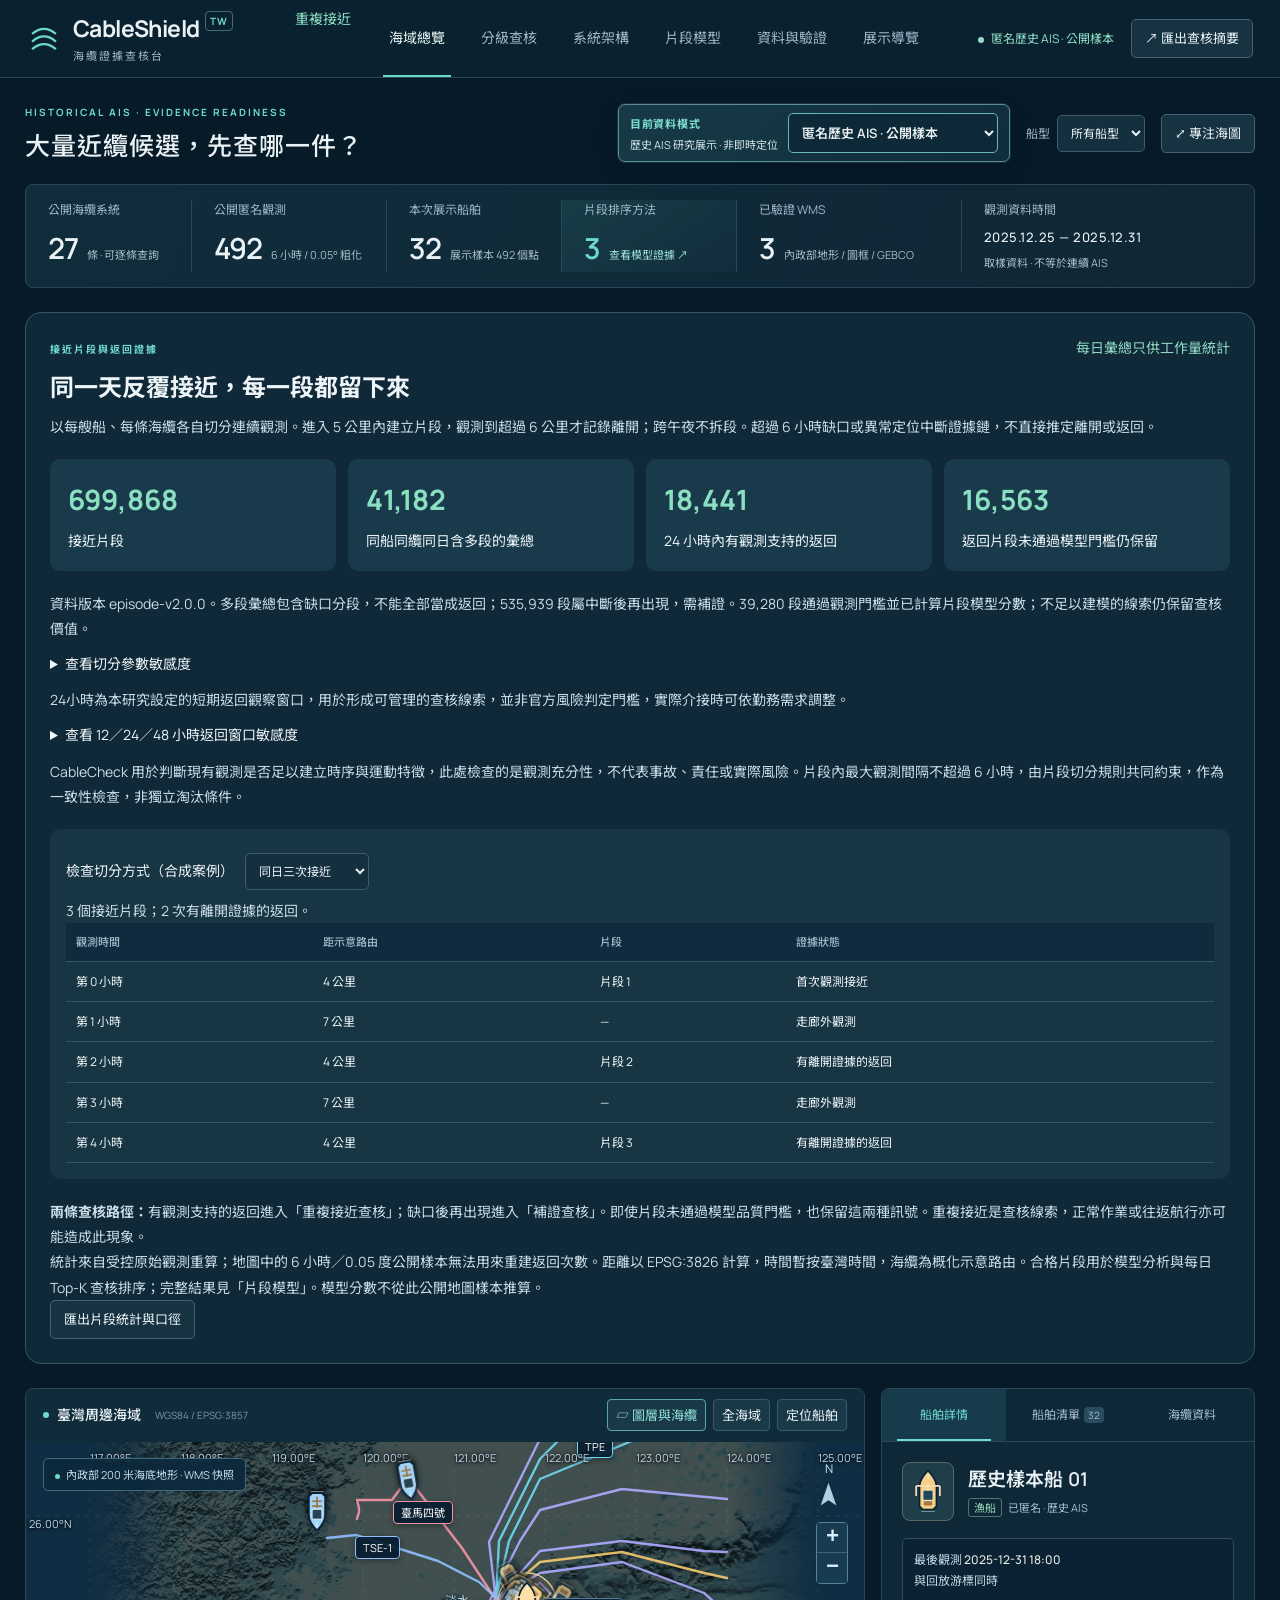
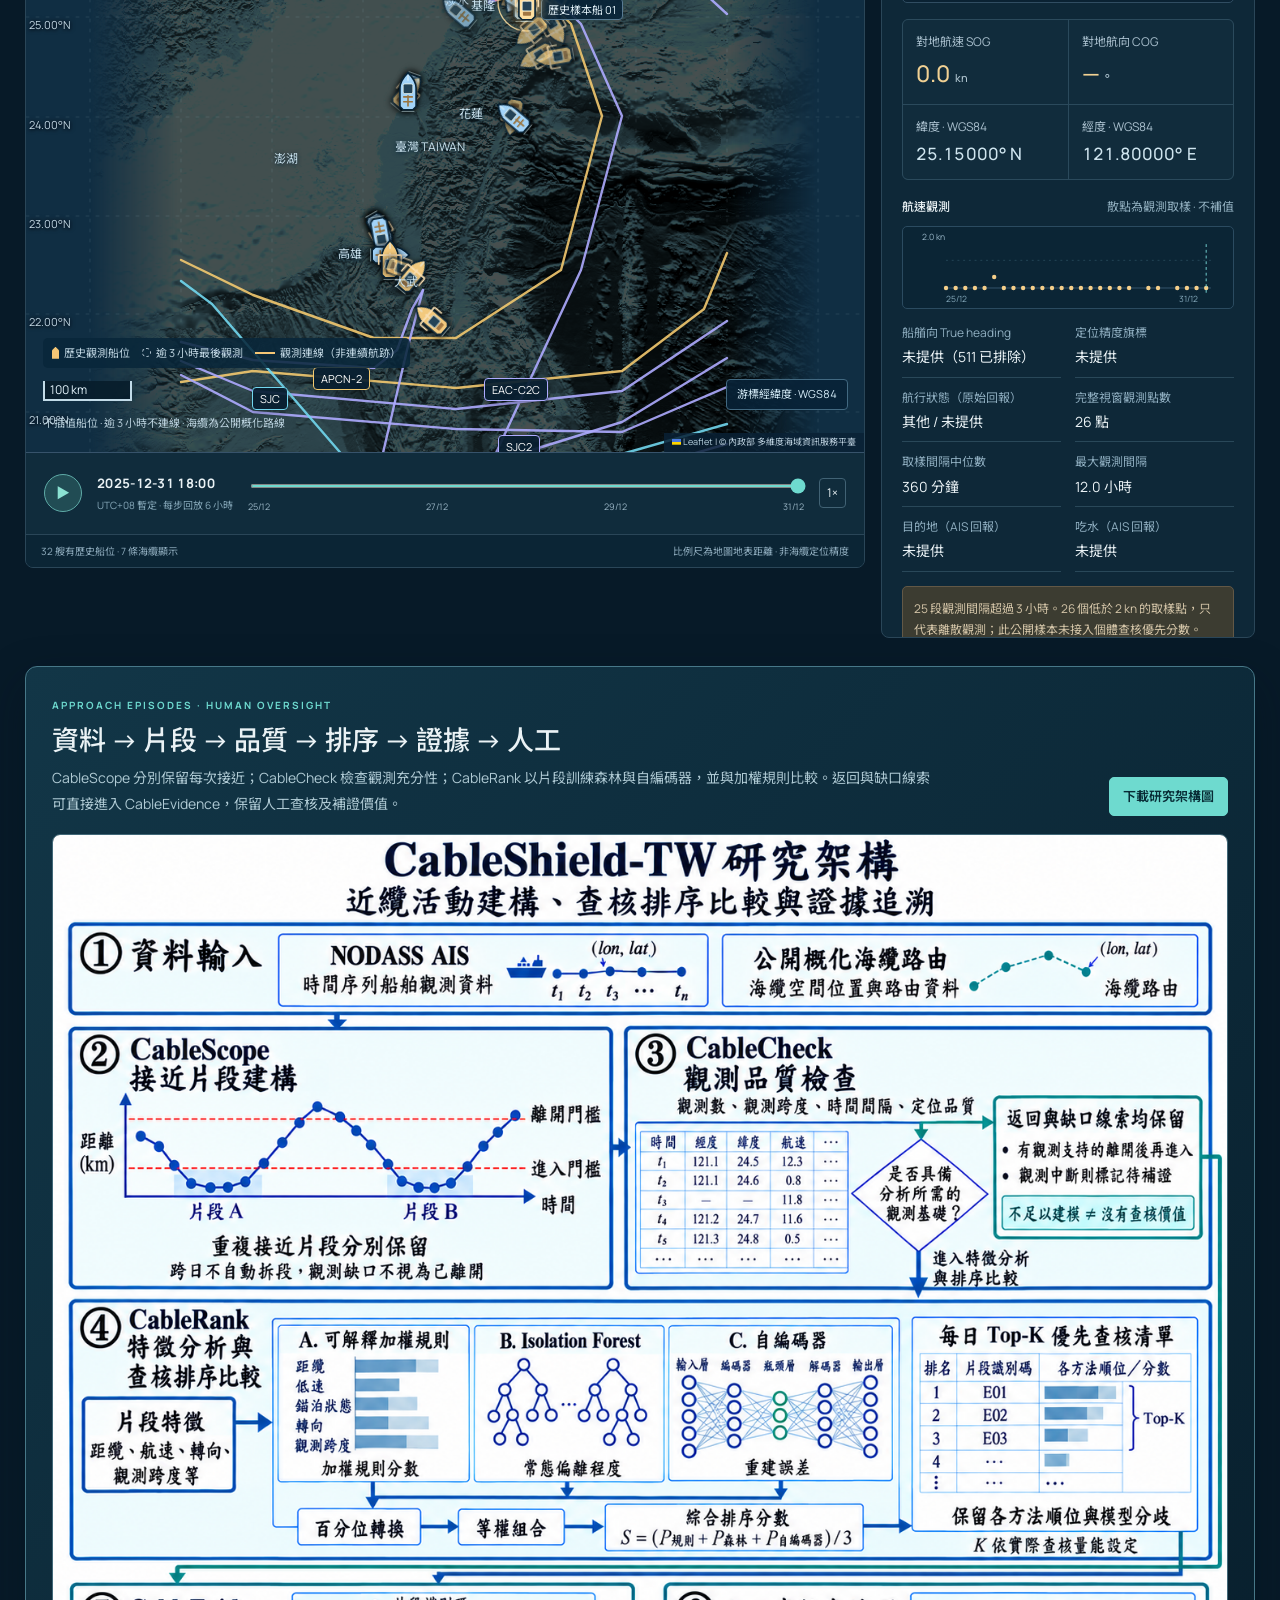
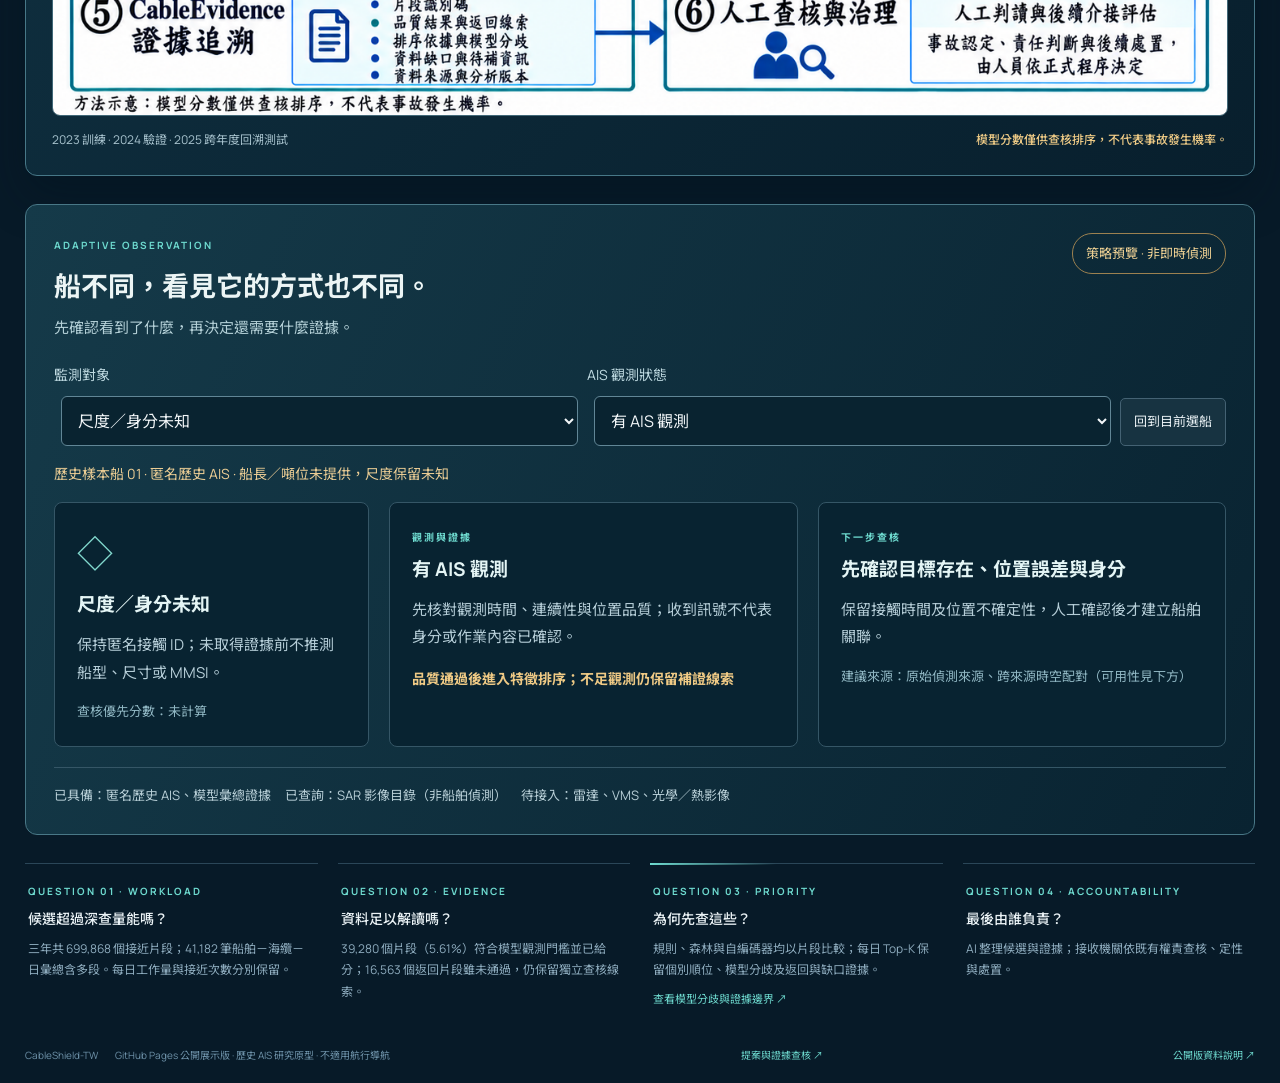
<file: index.html>
<!doctype html><html lang="zh-Hant"><head><meta charset="utf-8"><meta name="viewport" content="width=device-width,initial-scale=1"><meta name="theme-color" content="#091b29"><meta name="description" content="CableShield-TW 海纜周邊船舶事件可信查核與智慧治理系統公開展示版"><title>CableShield-TW｜海纜周邊船舶事件可信查核與智慧治理</title><link rel="stylesheet" href="./vendor/leaflet.css?v=0.7.2"><link rel="stylesheet" href="./style.css?v=2.0.0"><script src="./vendor/leaflet.js" defer></script><script src="./app.js?v=formal-20260926" type="module"></script><script type="module" src="./episodes-v2.js?v=formal-20260926"></script></head><body>
<a class="skip" href="#map">跳至海域地圖</a><header class="top"><a class="brand" href="./"><svg viewBox="0 0 40 40"><path d="M6 14Q20 2 34 14M6 23Q20 11 34 23M6 32Q20 20 34 32"/></svg><span>CableShield<sup>TW</sup><small>海纜證據查核台</small></span></a><nav><a class="episode-nav" href="#episodesV2">重複接近</a><button class="active" id="overviewNav">海域總覽</button><button id="monitorNav">分級查核</button><button id="architectureNav">系統架構</button><button id="modelNav">片段模型</button><button id="sourcesNav">資料與驗證</button><button id="guideNav">展示導覽</button></nav><div class="header-right"><span class="source-indicator" id="modeTag">歷史 AIS</span><button class="button" id="exportBtn">↗ 匯出查核摘要</button></div></header>
<main><section class="mission"><div><span class="eyebrow">HISTORICAL AIS · EVIDENCE READINESS</span><h1>大量近纜候選，先查哪一件？</h1></div><div class="mission-controls"><label class="mode-control"><span class="mode-label">目前資料模式</span><select id="mode" aria-describedby="modeInlineNote"><option value="history">匿名歷史 AIS · 公開樣本</option><option value="simulation">情境演練 · 合成契約展示</option></select><span class="mode-inline-note" id="modeInlineNote">歷史 AIS 研究展示 · 非即時定位</span></label><label>船型<select id="shipFilter"><option value="all">所有船型</option><option value="漁船">漁船</option><option value="貨船">貨船</option><option value="其他">其他船舶</option></select></label><button id="fullMap" class="button">⤢ 專注海圖</button></div></section>
<section class="stats"><article><span>公開海纜系統</span><b id="cableTotal">—</b><small>條 · 可逐條查詢</small></article><article><span id="recordsLabel">區域有效觀測</span><b id="pointTotal">—</b><small id="pointScope">7 日資料視窗</small></article><article><span>本次展示船舶</span><b id="shipTotal">—</b><small id="shipScope">依重複觀測數取樣</small></article><article class="model-stat"><span>片段排序方法</span><b>3</b><small><button id="modelEvidenceBtn">查看模型證據 ↗</button></small></article><article><span>已驗證 WMS</span><b>3</b><small>內政部地形 / 圖框 / GEBCO</small></article><article class="data-window"><span>觀測資料時間</span><strong id="dataWindow">正在核對來源…</strong><small id="windowNote">與 2026 海纜快照分開標示</small></article></section>
<section id="episodesV2" class="episodes-v2" aria-label="重複接近片段查核"></section><section class="workspace"><div class="map-column"><div class="map-top"><div><span class="status-dot"></span><strong>臺灣周邊海域</strong><span class="map-subtitle">WGS84 / EPSG:3857</span></div><div class="map-tabs"><button id="layersBtn" aria-expanded="false">▱ 圖層與海纜</button><button id="homeMap">全海域</button><button id="followBtn">定位船舶</button></div></div><div class="map-shell"><div id="map" role="region" aria-label="可縮放的臺灣海纜與 AIS 地圖" tabindex="0"></div><div class="map-badge" id="baseBadge"><i></i>內政部 200 米海底地形 · WMS 快照</div><div class="map-north">N<svg viewBox="0 0 24 32"><path d="M12 2L21 28L12 22L3 28Z"/></svg></div><div class="map-coordinates" id="coordinates">游標經緯度 · WGS84</div><div class="map-legend"><span><i class="legend-ship"></i>歷史觀測船位</span><span><i class="legend-old"></i>逾 3 小時最後觀測</span><span><i class="legend-track"></i>觀測連線（非連續航跡）</span></div><div class="map-notice" id="mapNotice">不插值船位 · 缺訊不連線 · 海纜為公開概化路線</div>
<aside id="layerPanel" class="layer-panel" hidden><div class="drawer-head"><h2>圖層控制</h2><button id="closeLayers" aria-label="關閉圖層">×</button></div><div class="layer-scroll"><h3>海洋底圖</h3><label class="layer-option"><input type="radio" name="basemap" value="moi" checked><span>內政部 200 米海底地形<small>已驗證 WMS · 2026.09.10 擷取</small></span></label><label class="layer-option"><input type="radio" name="basemap" value="gebco"><span>GEBCO 全球海底地形<small>已驗證 WMS · 獨立來源</small></span></label><label class="layer-option"><input type="radio" name="basemap" value="none"><span>純海圖背景<small>便於辨認船舶與纜線</small></span></label><label class="layer-option"><input id="originalColor" type="checkbox"><span>顯示底圖原色</span></label><label class="layer-option"><input id="liveWms" type="checkbox"><span>直接請求 WMS<small id="wmsState">預設使用已驗證快照，離線也可展示</small></span></label><label class="layer-option"><input id="encFrame" type="checkbox"><span>ENC 電子航行圖框<small>公開 WMS，圖框不等於完整海圖</small></span></label><h3>船舶與座標</h3><label class="layer-option"><input id="shipsLayer" type="checkbox" checked><span>船舶圖示</span></label><label class="layer-option"><input id="tracksLayer" type="checkbox" checked><span>所選船舶觀測連線</span></label><label class="layer-option"><input id="fixesLayer" type="checkbox" checked><span>所選船舶原始觀測點</span></label><label class="layer-option"><input id="gridLayer" type="checkbox" checked><span>經緯網與座標標籤</span></label><label class="layer-option"><input id="labelsLayer" type="checkbox" checked><span>海纜名稱</span></label><h3>海纜系統 <small id="visibleCableCount"></small></h3><div class="layer-actions"><button id="showAllCables">全部顯示</button><button id="hideAllCables">全部隱藏</button></div><input id="cableSearch" placeholder="搜尋海纜名稱…" aria-label="搜尋海纜名稱"><div id="cableLayers"></div><p class="source-foot">TeleGeography / Gigawatt Map · CC BY-NC-SA 3.0。系統名稱為真實資料，路由為公開概化示意；不作實際船纜測距。</p></div></aside></div>
<div class="time-bar"><button id="play" class="play" aria-label="播放歷史觀測">▶</button><div class="play-time"><strong id="cursorTime">—</strong><small id="cursorMeta">資料時區暫按 UTC+08，待確認</small></div><div class="slider-area"><input id="timeSlider" type="range" min="0" max="100" value="100" aria-label="歷史觀測時間游標"><div id="timeTicks"></div></div><button id="speed" class="speed">1×</button></div><div class="map-footer"><span id="mapStatus">正在載入已核對圖層</span><span>比例尺為地圖地表距離 · 非海纜定位精度</span></div></div>
<aside class="inspector"><div class="inspector-tabs"><button class="active" data-tab="detail">船舶詳情</button><button data-tab="fleet">船舶清單 <span id="fleetCount">32</span></button><button data-tab="cable">海纜資料</button></div><div class="inspector-content" id="inspectorContent"><p class="empty">正在載入觀測…</p></div></aside></section>
<section class="architecture" id="systemArchitecture" aria-labelledby="architectureTitle"><div class="architecture-head"><div><span class="eyebrow">APPROACH EPISODES · HUMAN OVERSIGHT</span><h2 id="architectureTitle">資料 → 片段 → 品質 → 排序 → 證據 → 人工</h2><p>CableScope 分別保留每次接近；CableCheck 檢查觀測充分性；CableRank 以片段訓練森林與自編碼器，並與加權規則比較。返回與缺口線索可直接進入 CableEvidence，保留人工查核及補證價值。</p></div><div class="architecture-actions"><a class="button primary" href="./assets/cableshield_research_architecture.png" download>下載研究架構圖</a></div></div><a class="architecture-figure" href="./assets/cableshield_research_architecture.png" target="_blank" rel="noopener" aria-label="另頁開啟研究架構圖"><img src="./assets/cableshield_research_architecture.png" alt="資料輸入、接近片段建構、觀測品質檢查、三方法查核排序、證據追溯與人工治理；返回與缺口另接證據追溯" loading="lazy"></a><div class="architecture-legend"><span>2023 訓練 · 2024 驗證 · 2025 跨年度回溯測試</span><strong>模型分數僅供查核排序，不代表事故發生機率。</strong></div></section>
<section class="evidence-strip"><article><span class="eyebrow">QUESTION 01 · WORKLOAD</span><h2>候選超過深查量能嗎？</h2><p>三年共 699,868 個接近片段；41,182 筆船舶－海纜－日彙總含多段。每日工作量與接近次數分別保留。</p></article><article><span class="eyebrow">QUESTION 02 · EVIDENCE</span><h2>資料足以解讀嗎？</h2><p>39,280 個片段（5.61%）符合模型觀測門檻並已給分；16,563 個返回片段雖未通過，仍保留獨立查核線索。</p></article><article class="model-evidence-card"><span class="eyebrow">QUESTION 03 · PRIORITY</span><h2>為何先查這些？</h2><p>規則、森林與自編碼器均以片段比較；每日 Top-K 保留個別順位、模型分歧及返回與缺口證據。</p><button id="modelEvidenceStrip">查看模型分歧與證據邊界 ↗</button></article><article><span class="eyebrow">QUESTION 04 · ACCOUNTABILITY</span><h2>最後由誰負責？</h2><p>AI 整理候選與證據；接收機關依既有權責查核、定性與處置。</p></article></section><footer>CableShield-TW <span>GitHub Pages 公開展示版 · 歷史 AIS 研究原型 · 不適用航行導航</span><a href="./PROPOSAL.md">提案與證據查核 ↗</a><a href="./README.md">公開版資料說明 ↗</a></footer></main>
<dialog id="dialog" aria-label="資料詳情"><div id="dialogContent"></div></dialog><div id="toast" role="status" aria-live="polite"></div></body></html>
</file>
<file: vendor/leaflet.css>
/* required styles */

.leaflet-pane,
.leaflet-tile,
.leaflet-marker-icon,
.leaflet-marker-shadow,
.leaflet-tile-container,
.leaflet-pane > svg,
.leaflet-pane > canvas,
.leaflet-zoom-box,
.leaflet-image-layer,
.leaflet-layer {
	position: absolute;
	left: 0;
	top: 0;
	}
.leaflet-container {
	overflow: hidden;
	}
.leaflet-tile,
.leaflet-marker-icon,
.leaflet-marker-shadow {
	-webkit-user-select: none;
	   -moz-user-select: none;
	        user-select: none;
	  -webkit-user-drag: none;
	}
/* Prevents IE11 from highlighting tiles in blue */
.leaflet-tile::selection {
	background: transparent;
}
/* Safari renders non-retina tile on retina better with this, but Chrome is worse */
.leaflet-safari .leaflet-tile {
	image-rendering: -webkit-optimize-contrast;
	}
/* hack that prevents hw layers "stretching" when loading new tiles */
.leaflet-safari .leaflet-tile-container {
	width: 1600px;
	height: 1600px;
	-webkit-transform-origin: 0 0;
	}
.leaflet-marker-icon,
.leaflet-marker-shadow {
	display: block;
	}
/* .leaflet-container svg: reset svg max-width decleration shipped in Joomla! (joomla.org) 3.x */
/* .leaflet-container img: map is broken in FF if you have max-width: 100% on tiles */
.leaflet-container .leaflet-overlay-pane svg {
	max-width: none !important;
	max-height: none !important;
	}
.leaflet-container .leaflet-marker-pane img,
.leaflet-container .leaflet-shadow-pane img,
.leaflet-container .leaflet-tile-pane img,
.leaflet-container img.leaflet-image-layer,
.leaflet-container .leaflet-tile {
	max-width: none !important;
	max-height: none !important;
	width: auto;
	padding: 0;
	}

.leaflet-container img.leaflet-tile {
	/* See: https://bugs.chromium.org/p/chromium/issues/detail?id=600120 */
	mix-blend-mode: plus-lighter;
}

.leaflet-container.leaflet-touch-zoom {
	-ms-touch-action: pan-x pan-y;
	touch-action: pan-x pan-y;
	}
.leaflet-container.leaflet-touch-drag {
	-ms-touch-action: pinch-zoom;
	/* Fallback for FF which doesn't support pinch-zoom */
	touch-action: none;
	touch-action: pinch-zoom;
}
.leaflet-container.leaflet-touch-drag.leaflet-touch-zoom {
	-ms-touch-action: none;
	touch-action: none;
}
.leaflet-container {
	-webkit-tap-highlight-color: transparent;
}
.leaflet-container a {
	-webkit-tap-highlight-color: rgba(51, 181, 229, 0.4);
}
.leaflet-tile {
	filter: inherit;
	visibility: hidden;
	}
.leaflet-tile-loaded {
	visibility: inherit;
	}
.leaflet-zoom-box {
	width: 0;
	height: 0;
	-moz-box-sizing: border-box;
	     box-sizing: border-box;
	z-index: 800;
	}
/* workaround for https://bugzilla.mozilla.org/show_bug.cgi?id=888319 */
.leaflet-overlay-pane svg {
	-moz-user-select: none;
	}

.leaflet-pane         { z-index: 400; }

.leaflet-tile-pane    { z-index: 200; }
.leaflet-overlay-pane { z-index: 400; }
.leaflet-shadow-pane  { z-index: 500; }
.leaflet-marker-pane  { z-index: 600; }
.leaflet-tooltip-pane   { z-index: 650; }
.leaflet-popup-pane   { z-index: 700; }

.leaflet-map-pane canvas { z-index: 100; }
.leaflet-map-pane svg    { z-index: 200; }

.leaflet-vml-shape {
	width: 1px;
	height: 1px;
	}
.lvml {
	behavior: url(#default#VML);
	display: inline-block;
	position: absolute;
	}


/* control positioning */

.leaflet-control {
	position: relative;
	z-index: 800;
	pointer-events: visiblePainted; /* IE 9-10 doesn't have auto */
	pointer-events: auto;
	}
.leaflet-top,
.leaflet-bottom {
	position: absolute;
	z-index: 1000;
	pointer-events: none;
	}
.leaflet-top {
	top: 0;
	}
.leaflet-right {
	right: 0;
	}
.leaflet-bottom {
	bottom: 0;
	}
.leaflet-left {
	left: 0;
	}
.leaflet-control {
	float: left;
	clear: both;
	}
.leaflet-right .leaflet-control {
	float: right;
	}
.leaflet-top .leaflet-control {
	margin-top: 10px;
	}
.leaflet-bottom .leaflet-control {
	margin-bottom: 10px;
	}
.leaflet-left .leaflet-control {
	margin-left: 10px;
	}
.leaflet-right .leaflet-control {
	margin-right: 10px;
	}


/* zoom and fade animations */

.leaflet-fade-anim .leaflet-popup {
	opacity: 0;
	-webkit-transition: opacity 0.2s linear;
	   -moz-transition: opacity 0.2s linear;
	        transition: opacity 0.2s linear;
	}
.leaflet-fade-anim .leaflet-map-pane .leaflet-popup {
	opacity: 1;
	}
.leaflet-zoom-animated {
	-webkit-transform-origin: 0 0;
	    -ms-transform-origin: 0 0;
	        transform-origin: 0 0;
	}
svg.leaflet-zoom-animated {
	will-change: transform;
}

.leaflet-zoom-anim .leaflet-zoom-animated {
	-webkit-transition: -webkit-transform 0.25s cubic-bezier(0,0,0.25,1);
	   -moz-transition:    -moz-transform 0.25s cubic-bezier(0,0,0.25,1);
	        transition:         transform 0.25s cubic-bezier(0,0,0.25,1);
	}
.leaflet-zoom-anim .leaflet-tile,
.leaflet-pan-anim .leaflet-tile {
	-webkit-transition: none;
	   -moz-transition: none;
	        transition: none;
	}

.leaflet-zoom-anim .leaflet-zoom-hide {
	visibility: hidden;
	}


/* cursors */

.leaflet-interactive {
	cursor: pointer;
	}
.leaflet-grab {
	cursor: -webkit-grab;
	cursor:    -moz-grab;
	cursor:         grab;
	}
.leaflet-crosshair,
.leaflet-crosshair .leaflet-interactive {
	cursor: crosshair;
	}
.leaflet-popup-pane,
.leaflet-control {
	cursor: auto;
	}
.leaflet-dragging .leaflet-grab,
.leaflet-dragging .leaflet-grab .leaflet-interactive,
.leaflet-dragging .leaflet-marker-draggable {
	cursor: move;
	cursor: -webkit-grabbing;
	cursor:    -moz-grabbing;
	cursor:         grabbing;
	}

/* marker & overlays interactivity */
.leaflet-marker-icon,
.leaflet-marker-shadow,
.leaflet-image-layer,
.leaflet-pane > svg path,
.leaflet-tile-container {
	pointer-events: none;
	}

.leaflet-marker-icon.leaflet-interactive,
.leaflet-image-layer.leaflet-interactive,
.leaflet-pane > svg path.leaflet-interactive,
svg.leaflet-image-layer.leaflet-interactive path {
	pointer-events: visiblePainted; /* IE 9-10 doesn't have auto */
	pointer-events: auto;
	}

/* visual tweaks */

.leaflet-container {
	background: #ddd;
	outline-offset: 1px;
	}
.leaflet-container a {
	color: #0078A8;
	}
.leaflet-zoom-box {
	border: 2px dotted #38f;
	background: rgba(255,255,255,0.5);
	}


/* general typography */
.leaflet-container {
	font-family: "Helvetica Neue", Arial, Helvetica, sans-serif;
	font-size: 12px;
	font-size: 0.75rem;
	line-height: 1.5;
	}


/* general toolbar styles */

.leaflet-bar {
	box-shadow: 0 1px 5px rgba(0,0,0,0.65);
	border-radius: 4px;
	}
.leaflet-bar a {
	background-color: #fff;
	border-bottom: 1px solid #ccc;
	width: 26px;
	height: 26px;
	line-height: 26px;
	display: block;
	text-align: center;
	text-decoration: none;
	color: black;
	}
.leaflet-bar a,
.leaflet-control-layers-toggle {
	background-position: 50% 50%;
	background-repeat: no-repeat;
	display: block;
	}
.leaflet-bar a:hover,
.leaflet-bar a:focus {
	background-color: #f4f4f4;
	}
.leaflet-bar a:first-child {
	border-top-left-radius: 4px;
	border-top-right-radius: 4px;
	}
.leaflet-bar a:last-child {
	border-bottom-left-radius: 4px;
	border-bottom-right-radius: 4px;
	border-bottom: none;
	}
.leaflet-bar a.leaflet-disabled {
	cursor: default;
	background-color: #f4f4f4;
	color: #bbb;
	}

.leaflet-touch .leaflet-bar a {
	width: 30px;
	height: 30px;
	line-height: 30px;
	}
.leaflet-touch .leaflet-bar a:first-child {
	border-top-left-radius: 2px;
	border-top-right-radius: 2px;
	}
.leaflet-touch .leaflet-bar a:last-child {
	border-bottom-left-radius: 2px;
	border-bottom-right-radius: 2px;
	}

/* zoom control */

.leaflet-control-zoom-in,
.leaflet-control-zoom-out {
	font: bold 18px 'Lucida Console', Monaco, monospace;
	text-indent: 1px;
	}

.leaflet-touch .leaflet-control-zoom-in, .leaflet-touch .leaflet-control-zoom-out  {
	font-size: 22px;
	}


/* layers control */

.leaflet-control-layers {
	box-shadow: 0 1px 5px rgba(0,0,0,0.4);
	background: #fff;
	border-radius: 5px;
	}
.leaflet-control-layers-toggle {
	background-image: url(images/layers.png);
	width: 36px;
	height: 36px;
	}
.leaflet-retina .leaflet-control-layers-toggle {
	background-image: url(images/layers-2x.png);
	background-size: 26px 26px;
	}
.leaflet-touch .leaflet-control-layers-toggle {
	width: 44px;
	height: 44px;
	}
.leaflet-control-layers .leaflet-control-layers-list,
.leaflet-control-layers-expanded .leaflet-control-layers-toggle {
	display: none;
	}
.leaflet-control-layers-expanded .leaflet-control-layers-list {
	display: block;
	position: relative;
	}
.leaflet-control-layers-expanded {
	padding: 6px 10px 6px 6px;
	color: #333;
	background: #fff;
	}
.leaflet-control-layers-scrollbar {
	overflow-y: scroll;
	overflow-x: hidden;
	padding-right: 5px;
	}
.leaflet-control-layers-selector {
	margin-top: 2px;
	position: relative;
	top: 1px;
	}
.leaflet-control-layers label {
	display: block;
	font-size: 13px;
	font-size: 1.08333em;
	}
.leaflet-control-layers-separator {
	height: 0;
	border-top: 1px solid #ddd;
	margin: 5px -10px 5px -6px;
	}

/* Default icon URLs */
.leaflet-default-icon-path { /* used only in path-guessing heuristic, see L.Icon.Default */
	background-image: url(images/marker-icon.png);
	}


/* attribution and scale controls */

.leaflet-container .leaflet-control-attribution {
	background: #fff;
	background: rgba(255, 255, 255, 0.8);
	margin: 0;
	}
.leaflet-control-attribution,
.leaflet-control-scale-line {
	padding: 0 5px;
	color: #333;
	line-height: 1.4;
	}
.leaflet-control-attribution a {
	text-decoration: none;
	}
.leaflet-control-attribution a:hover,
.leaflet-control-attribution a:focus {
	text-decoration: underline;
	}
.leaflet-attribution-flag {
	display: inline !important;
	vertical-align: baseline !important;
	width: 1em;
	height: 0.6669em;
	}
.leaflet-left .leaflet-control-scale {
	margin-left: 5px;
	}
.leaflet-bottom .leaflet-control-scale {
	margin-bottom: 5px;
	}
.leaflet-control-scale-line {
	border: 2px solid #777;
	border-top: none;
	line-height: 1.1;
	padding: 2px 5px 1px;
	white-space: nowrap;
	-moz-box-sizing: border-box;
	     box-sizing: border-box;
	background: rgba(255, 255, 255, 0.8);
	text-shadow: 1px 1px #fff;
	}
.leaflet-control-scale-line:not(:first-child) {
	border-top: 2px solid #777;
	border-bottom: none;
	margin-top: -2px;
	}
.leaflet-control-scale-line:not(:first-child):not(:last-child) {
	border-bottom: 2px solid #777;
	}

.leaflet-touch .leaflet-control-attribution,
.leaflet-touch .leaflet-control-layers,
.leaflet-touch .leaflet-bar {
	box-shadow: none;
	}
.leaflet-touch .leaflet-control-layers,
.leaflet-touch .leaflet-bar {
	border: 2px solid rgba(0,0,0,0.2);
	background-clip: padding-box;
	}


/* popup */

.leaflet-popup {
	position: absolute;
	text-align: center;
	margin-bottom: 20px;
	}
.leaflet-popup-content-wrapper {
	padding: 1px;
	text-align: left;
	border-radius: 12px;
	}
.leaflet-popup-content {
	margin: 13px 24px 13px 20px;
	line-height: 1.3;
	font-size: 13px;
	font-size: 1.08333em;
	min-height: 1px;
	}
.leaflet-popup-content p {
	margin: 17px 0;
	margin: 1.3em 0;
	}
.leaflet-popup-tip-container {
	width: 40px;
	height: 20px;
	position: absolute;
	left: 50%;
	margin-top: -1px;
	margin-left: -20px;
	overflow: hidden;
	pointer-events: none;
	}
.leaflet-popup-tip {
	width: 17px;
	height: 17px;
	padding: 1px;

	margin: -10px auto 0;
	pointer-events: auto;

	-webkit-transform: rotate(45deg);
	   -moz-transform: rotate(45deg);
	    -ms-transform: rotate(45deg);
	        transform: rotate(45deg);
	}
.leaflet-popup-content-wrapper,
.leaflet-popup-tip {
	background: white;
	color: #333;
	box-shadow: 0 3px 14px rgba(0,0,0,0.4);
	}
.leaflet-container a.leaflet-popup-close-button {
	position: absolute;
	top: 0;
	right: 0;
	border: none;
	text-align: center;
	width: 24px;
	height: 24px;
	font: 16px/24px Tahoma, Verdana, sans-serif;
	color: #757575;
	text-decoration: none;
	background: transparent;
	}
.leaflet-container a.leaflet-popup-close-button:hover,
.leaflet-container a.leaflet-popup-close-button:focus {
	color: #585858;
	}
.leaflet-popup-scrolled {
	overflow: auto;
	}

.leaflet-oldie .leaflet-popup-content-wrapper {
	-ms-zoom: 1;
	}
.leaflet-oldie .leaflet-popup-tip {
	width: 24px;
	margin: 0 auto;

	-ms-filter: "progid:DXImageTransform.Microsoft.Matrix(M11=0.70710678, M12=0.70710678, M21=-0.70710678, M22=0.70710678)";
	filter: progid:DXImageTransform.Microsoft.Matrix(M11=0.70710678, M12=0.70710678, M21=-0.70710678, M22=0.70710678);
	}

.leaflet-oldie .leaflet-control-zoom,
.leaflet-oldie .leaflet-control-layers,
.leaflet-oldie .leaflet-popup-content-wrapper,
.leaflet-oldie .leaflet-popup-tip {
	border: 1px solid #999;
	}


/* div icon */

.leaflet-div-icon {
	background: #fff;
	border: 1px solid #666;
	}


/* Tooltip */
/* Base styles for the element that has a tooltip */
.leaflet-tooltip {
	position: absolute;
	padding: 6px;
	background-color: #fff;
	border: 1px solid #fff;
	border-radius: 3px;
	color: #222;
	white-space: nowrap;
	-webkit-user-select: none;
	-moz-user-select: none;
	-ms-user-select: none;
	user-select: none;
	pointer-events: none;
	box-shadow: 0 1px 3px rgba(0,0,0,0.4);
	}
.leaflet-tooltip.leaflet-interactive {
	cursor: pointer;
	pointer-events: auto;
	}
.leaflet-tooltip-top:before,
.leaflet-tooltip-bottom:before,
.leaflet-tooltip-left:before,
.leaflet-tooltip-right:before {
	position: absolute;
	pointer-events: none;
	border: 6px solid transparent;
	background: transparent;
	content: "";
	}

/* Directions */

.leaflet-tooltip-bottom {
	margin-top: 6px;
}
.leaflet-tooltip-top {
	margin-top: -6px;
}
.leaflet-tooltip-bottom:before,
.leaflet-tooltip-top:before {
	left: 50%;
	margin-left: -6px;
	}
.leaflet-tooltip-top:before {
	bottom: 0;
	margin-bottom: -12px;
	border-top-color: #fff;
	}
.leaflet-tooltip-bottom:before {
	top: 0;
	margin-top: -12px;
	margin-left: -6px;
	border-bottom-color: #fff;
	}
.leaflet-tooltip-left {
	margin-left: -6px;
}
.leaflet-tooltip-right {
	margin-left: 6px;
}
.leaflet-tooltip-left:before,
.leaflet-tooltip-right:before {
	top: 50%;
	margin-top: -6px;
	}
.leaflet-tooltip-left:before {
	right: 0;
	margin-right: -12px;
	border-left-color: #fff;
	}
.leaflet-tooltip-right:before {
	left: 0;
	margin-left: -12px;
	border-right-color: #fff;
	}

/* Printing */

@media print {
	/* Prevent printers from removing background-images of controls. */
	.leaflet-control {
		-webkit-print-color-adjust: exact;
		print-color-adjust: exact;
		}
	}
</file>
<file: style.css>
@import url('https://fonts.googleapis.com/css2?family=Manrope:wght@400;500;600;700;800&family=Noto+Sans+TC:wght@400;500;600;700&display=swap');
:root{--bg:#071a28;--panel:#102a39;--line:#2a4658;--text:#eaf2f5;--sub:#a0b7c7;--cyan:#6edacf;--gold:#f5c675;--blue:#8fc3ff;--font:'Manrope','Noto Sans TC','Microsoft JhengHei',sans-serif}*{box-sizing:border-box}body{margin:0;background:var(--bg);color:var(--text);font:14px/1.6 var(--font)}button,input,select,textarea{font:inherit}button{cursor:pointer;color:inherit;background:none;border:0}button:hover{filter:brightness(1.2)}button:disabled{opacity:.4;cursor:not-allowed}button:focus-visible,a:focus-visible,input:focus-visible,select:focus-visible{outline:2px solid var(--cyan);outline-offset:3px}h1,h2,h3,p{margin:0}a{color:var(--cyan);text-decoration:none}[hidden]{display:none!important}.skip{position:absolute;top:-80px;padding:12px;z-index:5000;background:var(--panel)}.skip:focus{top:0}.top{height:78px;padding:0 27px;display:flex;align-items:center;justify-content:space-between;border-bottom:1px solid var(--line);background:#0a2130;gap:24px}.brand{display:flex;align-items:center;gap:12px;color:var(--text);font-size:23px;font-weight:700;line-height:1.2;letter-spacing:-.6px;white-space:nowrap}.brand>svg{width:34px;stroke:var(--cyan);stroke-width:2.6;fill:none}.brand sup{font-size:10px;letter-spacing:1px;color:var(--cyan);border:1px solid #456b75;padding:2px 4px;border-radius:4px;margin-left:6px;vertical-align:top}.brand small{display:block;font-size:11px;font-weight:400;letter-spacing:2px;color:var(--sub);margin-top:6px}.top nav{display:flex;gap:24px;align-self:stretch}.top nav button{font-size:14px;color:var(--sub);position:relative}.top nav button.active{color:#eaf7f6}.top nav button.active:after{content:'';position:absolute;bottom:0;left:0;right:0;height:2px;background:var(--cyan)}.header-right{display:flex;gap:17px;align-items:center}.source-indicator{font-size:12px;color:#93e2c7;white-space:nowrap}.source-indicator:before{content:'';display:inline-block;width:6px;height:6px;background:currentColor;border-radius:50%;margin-right:7px}.button{padding:8px 13px;border:1px solid #446273;border-radius:5px;font-size:12px;background:#173341;white-space:nowrap}.button.primary{background:var(--cyan);color:#082c36;border-color:var(--cyan);font-weight:600}.mission{display:flex;justify-content:space-between;gap:12px;align-items:center;margin:22px 0 18px}.eyebrow{font-size:10px;letter-spacing:2px;font-weight:700;color:var(--cyan)}h1{font-size:25px;letter-spacing:1px;font-weight:500;margin-top:4px}.mission-controls{display:flex;align-items:center;gap:16px}.mission-controls label{font-size:12px;color:var(--sub)}select{padding:8px 9px;margin-left:7px;border:1px solid #3c5b6c;border-radius:5px;background:#142f3e;color:var(--text);font-size:12px}main{padding:0 25px;max-width:1920px;margin:auto}.stats{display:grid;grid-template-columns:1fr 1fr 1fr 1.12fr 1.5fr;border:1px solid var(--line);border-radius:8px;background:linear-gradient(110deg,#102d3b,#102635);padding:15px 0;margin-bottom:18px}.stats article{padding:0 22px;border-right:1px solid var(--line);display:grid;grid-template-columns:auto 1fr;column-gap:9px;align-items:baseline}.stats article:last-child{border:0}.stats article>span{font-size:12px;color:var(--sub);grid-column:1/-1}.stats b{font-size:29px;font-weight:600;letter-spacing:-1px;margin-top:5px}.stats small{font-size:11px;color:#a7bdc9}.stats .data-window{display:flex;flex-direction:column;gap:7px}.data-window strong{font-size:13px;font-weight:500;letter-spacing:.5px}.workspace{display:grid;grid-template-columns:minmax(0,1fr) 374px;gap:16px;align-items:stretch}.map-column,.inspector{border:1px solid var(--line);border-radius:8px;overflow:hidden;background:#0e2838}.map-column{display:flex;flex-direction:column}.map-top{height:53px;flex-shrink:0;padding:0 17px;display:flex;align-items:center;justify-content:space-between;gap:10px;background:#102c3b}.map-top>div{display:flex;align-items:center;gap:8px}.map-top strong{font-size:14px;font-weight:500}.status-dot{width:6px;height:6px;background:var(--cyan);border-radius:50%}.map-subtitle{color:#789bae;font-size:10px;margin-left:6px}.map-tabs{gap:7px!important}.map-tabs button{border:1px solid #385a6d;border-radius:4px;padding:5px 8px;font-size:12px;background:#193949}.map-tabs button:first-child{border-color:#5ca7a3;color:#91e1d5}.map-shell{position:relative;height:610px;flex:1;min-height:520px}#map{height:100%;width:100%;background:#102e43;outline:none}.leaflet-container{font-family:var(--font);font-size:13px}.leaflet-control-attribution{font-size:9px!important;background:#0a2235d9!important;color:#bdd1df!important;padding:3px 8px!important}.leaflet-control-attribution a{color:#b6d0de!important}.leaflet-control-scale{margin-bottom:51px!important;margin-left:17px!important}.leaflet-control-scale-line{border-color:#c2dbe8!important;color:#e4f3fb!important;background:#071d2be0!important;text-shadow:none!important;font-size:11px!important;padding:2px 5px!important;border-width:2px!important}.leaflet-control-zoom{border:1px solid #588193!important;margin-top:80px!important;margin-right:16px!important}.leaflet-control-zoom a{background:#173b50!important;color:#d8eef7!important;border-bottom-color:#416278!important}.leaflet-popup-content-wrapper{border-radius:7px;background:#102d40;color:#eaf4f6;border:1px solid #5b7d8a;box-shadow:0 8px 22px #0006}.leaflet-popup-tip{background:#102d40}.leaflet-popup-content{margin:14px 17px;font:13px/1.7 var(--font)}.leaflet-tooltip{background:#0a2336e8;color:#def0f6;border:1px solid #42677f;border-radius:4px;font:12px/1.5 var(--font);padding:4px 8px;box-shadow:0 2px 10px #0004}.leaflet-tooltip-top:before,.leaflet-tooltip-bottom:before,.leaflet-tooltip-left:before,.leaflet-tooltip-right:before{display:none}.relief-image{filter:grayscale(1) sepia(.75) hue-rotate(147deg) saturate(1.6) brightness(.32) contrast(1.05)}.relief-original{filter:none}.map-badge{position:absolute;top:16px;left:17px;z-index:450;border:1px solid #406a7d;border-radius:5px;background:#0c293ded;color:#c4deeb;padding:7px 11px;font-size:11px;pointer-events:none}.map-badge i{display:inline-block;width:5px;height:5px;background:#70d8c7;border-radius:50%;margin-right:6px}.map-north{position:absolute;right:25px;top:17px;z-index:450;color:#cae5f2;display:flex;align-items:center;flex-direction:column;gap:3px;font-size:12px;pointer-events:none}.map-north svg{width:21px;fill:#afd0df}.map-coordinates{position:absolute;right:16px;bottom:42px;z-index:450;font:12px/1.3 var(--font);font-variant-numeric:tabular-nums;background:#082338e6;border:1px solid #426981;border-radius:4px;padding:7px 10px;color:#d6edf9}.map-legend{position:absolute;left:17px;bottom:84px;z-index:450;display:flex;flex-wrap:wrap;gap:12px;max-width:80%;font-size:10px;background:#09273add;padding:6px 9px;border-radius:5px;color:#c0d6e2;pointer-events:none}.map-legend span{display:flex;align-items:center;gap:5px}.legend-ship{height:12px;width:7px;background:var(--gold);clip-path:polygon(50% 0,100% 30%,100% 100%,0 100%,0 30%)}.legend-old{height:9px;width:9px;border:1px dashed #b6c7d4;border-radius:50%}.legend-track{width:20px;border-top:2px solid var(--gold)}.map-notice{position:absolute;bottom:20px;left:17px;z-index:450;color:#b9d0dc;font-size:10px;pointer-events:none}.map-footer{display:flex;justify-content:space-between;gap:10px;padding:8px 15px;border-top:1px solid var(--line);font-size:10px;color:#91aebf;background:#0b2535}.time-bar{display:flex;align-items:center;gap:15px;padding:15px 18px;border-top:1px solid #37536b;background:#102c3c;height:82px;flex-shrink:0}.play{width:38px;height:38px;border:1px solid #5faca8;background:#214c54;color:#8be2d2;border-radius:50%;font-size:14px;flex-shrink:0}.play-time{white-space:nowrap;display:grid;gap:4px}.play-time strong{font-size:13px;font-variant-numeric:tabular-nums;letter-spacing:.3px}.play-time small{font-size:10px;color:#88aabb}.slider-area{flex:1;min-width:70px}.slider-area input{width:100%;height:4px;accent-color:var(--cyan);cursor:pointer}.slider-area>div{display:flex;justify-content:space-between;font-size:9px;color:#9ab5c5;margin-top:5px}.speed{font-size:12px;border:1px solid #416274;border-radius:4px;padding:4px 7px}.ship-marker{background:none;border:none}.ship-symbol{width:32px;height:42px;transform-origin:50% 50%;filter:drop-shadow(0 2px 3px #000)}.ship-symbol svg{width:100%;height:100%;overflow:visible}.ship-marker.selected .ship-symbol{filter:drop-shadow(0 0 7px #ffd384)}.ship-label{display:block;margin-left:30px;margin-top:-25px;white-space:nowrap;background:#082439e8;border:1px solid #587a92;color:#e5f3fb;border-radius:4px;padding:2px 6px;font:11px var(--font);width:max-content;max-width:170px;overflow:hidden;text-overflow:ellipsis}.ship-marker.stale .ship-symbol{opacity:.65}.coordinate-label{background:none;border:0;color:#9dbbcf;font:10px var(--font);white-space:nowrap;pointer-events:none;text-shadow:0 1px 3px #06192e}.place-label{color:#c9e1ed;font:12px var(--font);white-space:nowrap;text-shadow:0 1px 4px #062438}.cable-label{background:#081f31ed;color:white;border:1px solid var(--cable-color);padding:3px 7px;border-radius:4px;white-space:nowrap;font:11px var(--font);box-shadow:0 2px 6px #0005}.layer-panel{position:absolute;top:0;left:0;bottom:0;width:300px;z-index:900;background:#102c3ff5;backdrop-filter:blur(15px);border-right:1px solid #548094;box-shadow:10px 0 25px #03142055;display:flex;flex-direction:column}.drawer-head{display:flex;align-items:center;justify-content:space-between;padding:14px 18px;border-bottom:1px solid #34566c}.drawer-head h2{font-size:17px;font-weight:500}.drawer-head button{font-size:26px;line-height:1}.layer-scroll{padding:5px 18px 20px;overflow:auto}.layer-scroll h3{font-size:13px;color:#cee5ed;font-weight:500;margin:18px 0 12px}.layer-scroll h3 small{font-size:11px;color:var(--cyan);float:right}.layer-option{display:flex;align-items:center;gap:10px;padding:7px 0;font-size:12px;cursor:pointer}.layer-option input{accent-color:var(--cyan);width:14px;height:14px;margin:0;flex-shrink:0}.layer-option span{flex:1}.layer-option small{display:block;font-size:10px;color:#8cacbd;line-height:1.6;margin-top:3px}.layer-actions{display:flex;gap:8px;margin-bottom:10px}.layer-actions button{border:1px solid #42677c;border-radius:4px;font-size:11px;padding:4px 8px}.layer-scroll>input{width:100%;border:1px solid #416075;border-radius:4px;background:#0c2436;color:white;padding:7px;font-size:12px}.cable-row{display:flex;align-items:center;gap:8px;padding:9px 0;border-bottom:1px solid #2b485b;font-size:11px}.cable-row input{accent-color:var(--cyan)}.cable-row i{width:20px;flex-shrink:0;border-top:3px solid var(--cable-color)}.cable-row button{font-size:11px;text-align:left;padding:0;line-height:1.5;flex:1}.source-foot{color:#8daebe;font-size:10px;margin-top:15px;line-height:1.8}.inspector{display:flex;flex-direction:column;max-height:850px}.inspector-tabs{display:flex;height:53px;flex-shrink:0;border-bottom:1px solid var(--line)}.inspector-tabs button{flex:1;font-size:12px;color:#a2bdcd;position:relative}.inspector-tabs button.active{color:var(--cyan);background:#183b4c}.inspector-tabs button.active:after{content:'';position:absolute;left:15px;right:15px;bottom:0;height:2px;background:var(--cyan)}.inspector-tabs span{font-size:10px;margin-left:2px;background:#294c5e;padding:1px 4px;border-radius:4px}.inspector-content{overflow:auto;flex:1;padding:20px}.vessel-head{display:flex;align-items:center;gap:14px}.vessel-icon{width:52px;height:59px;background:#203e4a;border:1px solid #586861;border-radius:8px;display:grid;place-items:center;flex-shrink:0}.vessel-icon svg{width:34px;height:44px;fill:none}.vessel-head h2{font-size:19px;letter-spacing:.1px;line-height:1.4;overflow-wrap:anywhere;font-weight:600}.vessel-head p{font-size:11px;color:#a7bfce;margin-top:6px}.type-pill{border:1px solid #547568;color:#98d4b8;border-radius:3px;padding:1px 5px;margin-right:6px}.detail-stamp{margin-top:17px;padding:10px 11px;background:#0a2233;border:1px solid #304d62;border-radius:5px;font-size:12px;line-height:1.8;color:#c3d8e3}.detail-stamp strong{font-weight:500;color:#e5ebdf}.stale-text{color:#ecc38b}.data-grid{display:grid;grid-template-columns:1fr 1fr;gap:1px;background:#2b4a5c;border:1px solid #2b4a5c;border-radius:6px;overflow:hidden;margin:16px 0}.data-grid>div{background:#112c3c;padding:12px 13px}.data-grid small{display:block;font-size:11px;color:#aac0ce}.data-grid strong{display:block;font-size:23px;font-weight:500;margin-top:4px;color:#f1d193;font-variant-numeric:tabular-nums}.data-grid strong span{font-size:11px;color:#b1c6d1;margin-left:5px}.data-grid .position strong{font-size:15px;color:#cfe5ef;letter-spacing:.1px}.section-title{display:flex;justify-content:space-between;align-items:center;margin:17px 0 10px;font-size:12px;font-weight:500}.section-title small{font-size:10px;color:#91afbf;font-weight:400}.spark{width:100%;height:83px;display:block;background:#0b2535;border:1px solid #2b4b60;border-radius:5px}.detail-facts{display:grid;grid-template-columns:1fr 1fr;gap:10px 14px;margin:14px 0}.detail-facts>div{border-bottom:1px solid #294859;padding-bottom:8px}.detail-facts dt{font-size:10px;color:#8faec0}.detail-facts dd{font-size:12px;margin:4px 0 0;overflow-wrap:anywhere}.quality-note{font-size:11px;color:#d4c5a8;background:#3c3c31;border:1px solid #625846;padding:11px;border-radius:5px;line-height:1.8}.detail-actions{display:flex;gap:8px;margin-top:17px}.detail-actions button{flex:1;font-size:11px;padding:8px}.fleet-search{width:100%;background:#081f30;border:1px solid #416073;border-radius:5px;padding:9px 11px;font-size:12px;color:#e0eef6}.fleet-hint{font-size:11px;color:#94b0c2;padding:10px 0}.fleet-row{display:flex;align-items:center;gap:11px;width:100%;text-align:left;padding:13px 2px;border-bottom:1px solid #2b485c}.fleet-row>svg{width:20px;height:30px;flex-shrink:0}.fleet-row strong{font-size:12px;font-weight:500}.fleet-row p{font-size:10px;color:#99b4c5;margin-top:5px}.fleet-row .fleet-count{margin-left:auto;color:#90c2d9;font-size:12px;white-space:nowrap}.cable-heading{border-left:4px solid var(--cable-color);padding-left:12px}.cable-heading h2{font-size:20px;font-weight:500;line-height:1.5}.cable-heading p{font-size:11px;color:var(--sub);margin-top:7px}.cable-source{font-size:12px;color:#afc4d1;line-height:1.9;margin:15px 0}.landing-list{list-style:none;margin:0;padding:0}.landing-list li{padding:9px 0;border-bottom:1px solid #2c485a;font-size:12px}.landing-list small{font-size:10px;color:var(--sub);display:block}.evidence-strip{display:grid;grid-template-columns:repeat(3,1fr);gap:20px;margin-top:18px}.evidence-strip article{border-top:1px solid var(--line);padding:15px 3px}.evidence-strip h2{font-size:14px;font-weight:500;margin:7px 0}.evidence-strip p{font-size:11px;color:#8eacbe;line-height:1.8}footer{font-size:10px;color:#6f93aa;display:flex;gap:17px;padding:15px 0 20px}footer a{margin-left:auto}.empty{padding:20px 10px;text-align:center;color:#9ebaca;font-size:13px}dialog{padding:0;background:#102b3d;color:var(--text);border:1px solid #4b7187;border-radius:10px;width:1050px;max-width:94vw;max-height:89vh;box-shadow:0 30px 80px #0008}dialog::backdrop{background:#02131dbe;backdrop-filter:blur(6px)}.dialog-header{padding:20px 25px;background:#16394c;border-bottom:1px solid #34576c;display:flex;justify-content:space-between;align-items:center;gap:20px}.dialog-header h2{font-size:21px;font-weight:500}.dialog-header button{font-size:27px}.dialog-body{padding:24px 25px}.dialog-body>p{font-size:13px;line-height:1.9;color:#adc5d4;margin-bottom:18px}.table-wrap{overflow:auto;max-height:53vh}table{border-collapse:collapse;width:100%;font-size:12px;text-align:left}td,th{padding:11px 13px;border-bottom:1px solid #355266;white-space:nowrap}th{color:#9ebacb;font-size:11px;font-weight:500;background:#102b3d;position:sticky;top:0}.provenance-note{font-size:11px;color:#a9c0ce;margin:15px 0}.source-cards{display:grid;grid-template-columns:1fr 1fr;gap:15px}.source-card{border:1px solid #3a5a70;border-radius:6px;padding:18px}.source-card h3{font-size:16px;font-weight:500;margin-bottom:9px}.source-card p{font-size:12px;color:#b1c8d5;line-height:1.9;margin:8px 0}.status-pill{display:inline-block;font-size:11px;border:1px solid #567d70;color:#9cddba;padding:2px 7px;border-radius:4px;margin-bottom:10px}.status-pill.wait{color:#ebc48b;border-color:#746040}.source-card a{font-size:12px}.source-card .button{margin-top:8px}.data-summary{display:grid;grid-template-columns:repeat(4,1fr);gap:15px;background:#0b2334;padding:18px;border-radius:5px;margin:18px 0}.data-summary strong{display:block;font-size:25px;color:#b8dce8}.data-summary small{font-size:11px;color:#93b4c7}.review-form textarea{width:100%;min-height:110px;background:#081f30;border:1px solid #42677c;border-radius:5px;color:#e4eef3;padding:12px;margin:12px 0}.review-form label{display:block;font-size:13px}.review-form button{margin-top:7px}.guide-grid{display:grid;gap:12px}.guide-item{border:1px solid #3e6075;border-radius:6px;padding:18px;text-align:left;display:flex;align-items:center;gap:20px}.guide-item>b{font-size:27px;font-weight:400;color:#78dacc}.guide-item strong{font-size:16px;font-weight:500}.guide-item p{font-size:12px;color:#a4bfce;margin-top:5px}#toast{position:fixed;bottom:25px;left:50%;transform:translate(-50%,15px);z-index:4000;opacity:0;pointer-events:none;background:#24515b;border:1px solid #67a7a9;border-radius:6px;padding:11px 19px;font-size:13px;transition:.2s;max-width:85vw}#toast.visible{opacity:1;transform:translate(-50%,0)}body.focus-map .mission,body.focus-map .stats,body.focus-map .evidence-strip,body.focus-map footer{display:none}body.focus-map .workspace{margin-top:15px}body.focus-map .map-shell{height:calc(100vh - 265px)}@media(min-width:1600px){.workspace{grid-template-columns:minmax(0,1fr) 420px}.map-shell{height:660px}.inspector{max-height:875px}.inspector-content{padding:23px}.vessel-head h2{font-size:22px}.data-grid strong{font-size:26px}.detail-stamp{font-size:13px}}@media(max-width:1200px){.top nav{gap:16px}.top{padding:0 20px;gap:15px}.brand{font-size:21px}.source-indicator{display:none}.mission-controls{gap:10px}.stats article{padding:0 15px}.stats{grid-template-columns:.9fr 1fr 1fr 1fr 1.4fr}.stats article small{grid-column:1/-1}.workspace{grid-template-columns:minmax(0,1fr) 335px;gap:12px}.map-subtitle{display:none}.map-top{padding:0 12px}.map-tabs button{font-size:11px;padding:5px 7px}.map-top strong{font-size:13px}.map-shell{height:600px}.time-bar{gap:9px;padding:13px 12px}.play-time strong{font-size:11px}.play-time small{font-size:9px}.map-legend{max-width:90%;gap:8px;font-size:9px}.map-coordinates{font-size:10px}.map-footer span:last-child{display:none}.inspector-content{padding:16px}.vessel-head h2{font-size:17px}.vessel-icon{width:44px;height:53px}.vessel-head{gap:10px}}@media(max-width:980px){main{padding:0 15px}.top nav #guideNav{display:none}.brand small{font-size:9px}.top nav{gap:12px}.top nav button{font-size:12px}.header-right .button{font-size:11px}.mission-controls label:first-child{font-size:0}.mission-controls #fullMap{display:none}h1{font-size:21px}.stats{grid-template-columns:repeat(4,1fr)}.stats .data-window{grid-column:1/-1;border-top:1px solid var(--line);padding-top:10px;margin-top:8px;flex-direction:row;gap:12px;align-items:baseline}.stats{padding:12px 0}.stats article:nth-child(4){border-right:0}.workspace{grid-template-columns:minmax(0,1fr) 310px}.map-tabs button:last-child{display:none}.play-time{max-width:125px;white-space:normal}.map-shell{min-height:560px}.map-legend{font-size:9px;bottom:88px}.map-coordinates{bottom:43px;font-size:9px}.inspector-content{padding:14px}.data-grid>div{padding:10px}.detail-facts{gap:7px}.evidence-strip{gap:12px}}@media(max-width:760px){.top{height:66px;padding:0 14px}.brand{font-size:18px;gap:8px}.brand>svg{width:27px}.brand small{font-size:8px;letter-spacing:1px}.brand sup{font-size:8px}.top nav{display:none}.header-right .button{padding:7px 9px;font-size:10px}.mission{display:block;margin:18px 0 15px}.mission h1{font-size:23px}.mission-controls{margin-top:15px;justify-content:space-between}.mission-controls label{font-size:10px}select{font-size:11px;margin-left:4px;padding:7px}.stats{grid-template-columns:1fr 1fr}.stats article{padding:10px 15px;border-bottom:1px solid #29485b}.stats article:nth-child(2){border-right:0}.stats article:nth-child(n+3){border-bottom:0}.stats .data-window{flex-direction:column;gap:3px;padding:10px 15px;margin-top:0}.stats b{font-size:27px}.stats article small{grid-column:auto;font-size:9px}.stats article>span{font-size:11px}.data-window strong{font-size:12px}.workspace{grid-template-columns:1fr}.map-top{height:49px}.map-top strong{font-size:12px}.map-tabs{gap:5px!important}.map-tabs button{font-size:10px;padding:4px 6px}.map-shell{height:530px;min-height:530px;flex:none}.map-badge{font-size:9px;padding:6px 8px;top:12px;left:12px;max-width:80%}.map-north{right:16px;top:12px}.map-coordinates{bottom:38px;right:12px;font-size:9px}.map-notice{left:12px;bottom:18px;font-size:8px;max-width:80%}.map-legend{left:12px;font-size:8px;gap:7px;padding:6px;bottom:84px;max-width:94%}.leaflet-control-scale{margin-bottom:54px!important;margin-left:12px!important}.leaflet-control-scale-line{font-size:9px!important}.leaflet-control-attribution{font-size:7px!important;max-width:90%}.time-bar{height:86px;gap:9px;padding:12px}.play{height:31px;width:31px;font-size:11px}.play-time{max-width:125px}.play-time strong{font-size:10px}.play-time small{font-size:8px}.slider-area>div{font-size:8px}.speed{font-size:10px;padding:3px 5px}.map-footer{font-size:9px;padding:8px 12px}.inspector{max-height:820px}.inspector-tabs{height:50px}.inspector-tabs button{font-size:13px}.inspector-content{padding:20px}.vessel-head h2{font-size:22px}.vessel-head p{font-size:12px}.data-grid>div{padding:13px}.data-grid strong{font-size:25px}.data-grid small{font-size:12px}.detail-stamp{font-size:13px}.detail-facts dt{font-size:11px}.detail-facts dd{font-size:13px}.quality-note{font-size:12px}.detail-actions button{font-size:12px}.section-title{font-size:13px}.evidence-strip{grid-template-columns:1fr;gap:0}.evidence-strip p{font-size:12px}.layer-panel{width:290px}.layer-option{font-size:13px}.layer-scroll h3{font-size:14px}footer{flex-wrap:wrap;font-size:9px}.source-cards{grid-template-columns:1fr}.data-summary{grid-template-columns:1fr 1fr}.dialog-header{padding:17px}.dialog-header h2{font-size:18px}.dialog-body{padding:18px}.guide-item{padding:15px;gap:15px}.guide-item strong{font-size:14px}.ship-label{font-size:10px}.cable-label{font-size:10px;padding:2px 5px}}@media(prefers-reduced-motion:reduce){*{animation:none!important;transition:none!important}}

/* Legibility pass: operational values and controls remain readable at presentation size. */
body{scrollbar-color:#416275 #102b3d}.inspector-content,.layer-scroll,dialog{scrollbar-color:#416275 #102b3d;scrollbar-width:thin}.button,.map-tabs button,.layer-option,.fleet-row strong{font-size:13px}.detail-facts dt,.detail-facts dd,.quality-note,.provenance-note,.data-grid small,.section-title,.section-title small,.landing-list small,.evidence-strip p{font-size:12px}.data-grid .position strong{font-size:17px}.detail-facts dd{font-size:14px}.map-legend,.map-notice,.map-coordinates,.coordinate-label,.map-badge{font-size:11px}.coordinate-label{color:#c1d6e2;text-shadow:0 1px 3px #00101c,0 0 5px #00101c}.leaflet-control-scale-line{font-size:12px!important}.map-shell{flex:none}.top nav{display:flex}@media(max-width:760px){.top{flex-wrap:wrap;height:auto;min-height:66px;padding-top:12px;padding-bottom:10px;gap:12px}.top nav{order:3;width:100%;height:34px;justify-content:space-around}.top nav #guideNav{display:block}.top nav button{font-size:13px}.map-legend{flex-wrap:wrap;max-width:85%;font-size:10px}.map-notice{font-size:10px}.map-coordinates{font-size:11px}.stats article small{font-size:11px}.play-time small{font-size:10px}.time-bar{height:100px}.map-footer{font-size:11px}.map-badge{font-size:10px}.map-shell{height:550px;min-height:550px}}.map-column{align-self:start}.layer-panel{z-index:1100}.map-shell .map-legend{z-index:450}
.leaflet-image-layer.relief-image{mask-image:linear-gradient(to right,transparent,#000 12%,#000 88%,transparent)}
.mode-control{display:grid!important;grid-template-columns:auto minmax(210px,1fr);align-items:center;gap:3px 10px;padding:8px 11px!important;border:1px solid #5e8c94;border-radius:7px;background:linear-gradient(135deg,#173a46,#102d3d);box-shadow:0 0 0 1px #63d2c526,0 8px 24px #02121d55;font-size:12px!important}.mode-control .mode-label{color:#7ee0d4;font-size:11px;font-weight:700;letter-spacing:.7px;text-transform:uppercase}.mode-control #mode{grid-row:1/3;grid-column:2;margin:0;border-color:#6ab7b4;background:#0d2937;font-size:13px;font-weight:600;min-height:40px}.mode-inline-note{color:#d2e4e8;font-size:11px;line-height:1.2}.mode-control:focus-within{border-color:#77e3d7;box-shadow:0 0 0 3px #63d2c52e}
@media(max-width:980px){.mission-controls label:first-child{font-size:12px}.mode-control{grid-template-columns:1fr;min-width:225px}.mode-control #mode{grid-row:auto;grid-column:auto;width:100%;font-size:13px}.mode-inline-note{display:block}}
@media(max-width:760px){.mission-controls{align-items:stretch;flex-wrap:wrap}.mode-control{order:-1;flex:1 0 100%;grid-template-columns:auto 1fr;padding:9px 11px!important}.mode-control #mode{grid-row:1/3;grid-column:2}.mode-inline-note{display:block}.mission-controls>label:not(.mode-control){margin-left:auto}}

/* v0.4 model evidence — public aggregate results only */
.stats{grid-template-columns:.85fr 1fr .9fr .9fr 1.15fr 1.5fr}.model-stat{background:linear-gradient(145deg,#173d47,#122c3b)}.model-stat b{color:var(--cyan)}.model-stat small button{color:#9ee4dc;font-size:11px;text-align:left;padding:8px 0;min-height:36px}.model-evidence-card{position:relative}.model-evidence-card:before{content:'';position:absolute;left:0;top:-1px;width:43%;height:2px;background:linear-gradient(90deg,var(--cyan),transparent)}.model-evidence-card button{font-size:11px;color:var(--cyan);padding:8px 0;min-height:36px}.evidence-strip{grid-template-columns:repeat(4,1fr)}
.model-hero{display:grid;grid-template-columns:minmax(0,1fr) 250px;gap:35px;align-items:center;padding:8px 4px 25px;border-bottom:1px solid #34566c}.model-hero h3{font-size:30px;font-weight:500;line-height:1.35;letter-spacing:-.5px}.model-hero p{margin-top:13px!important;max-width:660px!important}.model-orbit{height:180px;position:relative;border:1px solid #3c6573;border-radius:50%;display:grid;place-items:center;background:radial-gradient(circle,#174351 0,#0c2a3a 52%,transparent 53%);box-shadow:inset 0 0 40px #61d8c613,0 0 35px #00131e88}.model-orbit:before,.model-orbit:after{content:'';position:absolute;border:1px dashed #4d7c84;border-radius:50%;inset:20px}.model-orbit:after{inset:48px;border-color:#e3ba714d}.model-orbit b{z-index:2;width:60px;height:60px;border-radius:50%;display:grid;place-items:center;text-align:center;line-height:1.1;background:var(--cyan);color:#092b35;font-size:18px}.model-orbit span{position:absolute;z-index:2;padding:4px 8px;border-radius:12px;background:#173d4c;border:1px solid #517789;font-size:10px}.model-orbit span:nth-child(1){left:5px;top:78px}.model-orbit span:nth-child(2){right:22px;top:20px;color:#f4ce8d}.model-orbit span:nth-child(3){right:0;bottom:28px;color:#9ee7d6}.model-numbers{display:grid;grid-template-columns:repeat(4,1fr);gap:1px;background:#345365;border:1px solid #345365;border-radius:8px;overflow:hidden;margin:22px 0}.model-numbers>div{background:#0b2535;padding:17px}.model-numbers strong{display:block;color:#f3cf8d;font-size:24px;font-weight:600}.model-numbers small{color:#9bb8c8;font-size:11px}.split-ribbon{display:grid;grid-template-columns:repeat(3,1fr);gap:12px;margin-bottom:28px}.split-ribbon>div{padding:13px 16px;border:1px solid #36596e;border-radius:6px;background:linear-gradient(140deg,#112e3f,#0b2535)}.split-ribbon span,.split-ribbon small{display:block;color:#96b6c7;font-size:10px}.split-ribbon b{display:block;color:#a7e4dc;font-size:20px;margin:2px 0}.model-section-head{margin:25px 0 12px}.model-section-head span{font-size:9px;letter-spacing:2px;color:var(--cyan);font-weight:700}.model-section-head h3{font-size:18px;font-weight:500;margin-top:4px}.model-portfolio{display:grid;grid-template-columns:repeat(4,1fr);gap:11px}.model-portfolio article{padding:15px;border:1px solid #34596c;border-radius:6px;background:#0c2738}.model-portfolio span{font-size:9px;color:#efc985;letter-spacing:1px}.model-portfolio h3{font-size:15px;margin:6px 0 5px}.model-portfolio p{font-size:11px!important;line-height:1.6!important;margin:0!important;color:#abc1ce!important}.model-portfolio small{display:block;color:#78acb7;font-size:9px;margin-top:10px}.research-grid{display:grid;grid-template-columns:1fr 1fr;gap:14px;margin-top:18px}.research-card{border:1px solid #3c6375;border-radius:8px;padding:19px;background:linear-gradient(145deg,#102f41,#0b2535)}.research-card h3{font-size:18px;margin:7px 0 14px}.research-card>p{font-size:11px!important;margin:14px 0 0!important;line-height:1.75!important}.research-tag{font-size:9px;letter-spacing:1.5px;color:#8ee0d4}.research-metrics{display:grid;grid-template-columns:repeat(3,1fr);gap:8px}.research-metrics div{padding:10px;background:#092131;border-radius:5px}.research-metrics strong{display:block;color:#f2ca84;font-size:20px}.research-metrics small{color:#8eafc0;font-size:9px;line-height:1.4}.tail-bars{display:grid;gap:9px}.tail-bars>div{display:grid;grid-template-columns:64px 1fr 50px;gap:9px;align-items:center}.tail-bars span{font-size:10px;color:#9db8c8}.tail-bars i{height:7px;border-radius:5px;background:linear-gradient(90deg,#277b7c calc(var(--gain)*100%),#173645 calc(var(--gain)*100%));border:1px solid #315363}.tail-bars b{font-size:12px;color:#93e2ca;text-align:right}.metric-table-wrap{margin:17px 0;overflow:auto;border:1px solid #345467;border-radius:6px}.metric-table th,.metric-table td{font-size:11px}.metric-table tbody tr:last-child td{color:#b7e6df}.policy-flow{list-style:none;padding:0;margin:0;display:grid;grid-template-columns:repeat(4,1fr);gap:9px;counter-reset:none}.policy-flow li{font-size:11px;line-height:1.6;border-top:2px solid #477486;background:#0b2535;padding:13px;border-radius:4px}.policy-flow i{display:block;width:22px;height:22px;border-radius:50%;background:#1f5159;color:#a5ece1;text-align:center;line-height:22px;font-style:normal;margin-bottom:8px}.insight-grid{display:grid;grid-template-columns:repeat(3,1fr);gap:12px;margin:23px 0}.insight-grid article{display:flex;gap:13px;padding:15px;border:1px solid #314f62;border-radius:6px}.insight-grid article>b{font-size:20px;color:#547f90;font-weight:400}.insight-grid h3{font-size:14px;margin-bottom:5px}.insight-grid p{font-size:10px!important;line-height:1.7!important;margin:0!important}.model-boundary{border-left:3px solid #e7b86a;background:#342f29;padding:13px 16px;margin:17px 0}.model-boundary strong{color:#f2ca86;font-size:12px}.model-boundary p{font-size:11px!important;margin:4px 0 0!important;color:#d1c5b4!important}
@media(max-width:1200px){.stats{grid-template-columns:repeat(3,1fr)}.stats article:nth-child(3){border-right:0}.stats article:nth-child(n+4){border-top:1px solid var(--line);padding-top:10px;margin-top:10px}.stats .data-window{grid-column:auto;border-top:1px solid var(--line);padding-top:10px;margin-top:10px}.evidence-strip{grid-template-columns:1fr 1fr}.model-portfolio{grid-template-columns:1fr 1fr}}
@media(max-width:760px){.stats{grid-template-columns:1fr 1fr}.stats article:nth-child(3){border-right:1px solid var(--line)}.stats article:nth-child(even){border-right:0}.stats .data-window{grid-column:1/-1}.evidence-strip{grid-template-columns:1fr}.model-hero{grid-template-columns:1fr}.model-hero h3{font-size:24px}.model-orbit{display:none}.model-numbers,.split-ribbon{grid-template-columns:1fr 1fr}.model-portfolio,.research-grid,.policy-flow,.insight-grid{grid-template-columns:1fr}.research-metrics{grid-template-columns:repeat(3,1fr)}.tail-bars>div{grid-template-columns:58px 1fr 48px}.top nav{overflow-x:auto;justify-content:flex-start;gap:20px}.top nav button{white-space:nowrap}}
@media(max-width:760px){.model-stat small button,.model-evidence-card button{min-height:44px}.top nav{height:44px}.top nav button{min-height:44px}}

/* v0.5 governed learning loop and public incident audit */
.review-form{display:grid;grid-template-columns:1fr 1fr;gap:13px 16px}.review-form label{color:#b7ced9}.review-form label:nth-last-of-type(-n+2),.review-form>button{grid-column:1/-1}.review-form select{display:block;width:100%;min-height:42px;margin:6px 0 0}.review-form textarea{margin:6px 0 0;min-height:92px}.review-download{display:flex;align-items:center;justify-content:space-between;gap:15px;margin:24px 0 10px;padding-top:18px;border-top:1px solid #38596c}.review-download h3{font-size:14px;font-weight:500}.review-records{display:grid;gap:8px}.review-record{border:1px solid #35576b;border-radius:6px;padding:13px;background:#0b2535}.review-record>span{font-size:9px;letter-spacing:1px;color:#8ce0d3;text-transform:uppercase}.review-record strong,.review-record small{display:block}.review-record strong{margin:4px 0;font-size:12px}.review-record p{font-size:12px!important;margin:4px 0!important}.review-record small{font-size:10px;color:#88aabd}
.learning-loop{list-style:none;margin:0;padding:0;display:grid;grid-template-columns:repeat(4,1fr);gap:10px}.learning-loop li{position:relative;display:flex;gap:11px;padding:16px 14px;border:1px solid #396275;border-radius:7px;background:linear-gradient(145deg,#102f40,#092333);min-height:148px}.learning-loop li:not(:last-child):after{content:'›';position:absolute;right:-9px;top:50%;z-index:2;width:17px;height:25px;margin-top:-13px;background:#183a4a;color:#75d9ce;text-align:center;line-height:23px;font-size:22px}.learning-loop i{flex:0 0 24px;height:24px;border-radius:50%;font-style:normal;text-align:center;line-height:24px;background:#22545b;color:#a6f0e5}.learning-loop strong{font-size:13px}.learning-loop p{font-size:10px!important;line-height:1.7!important;margin:6px 0 0!important;color:#9bb9c8!important}.learning-status{display:grid;grid-template-columns:repeat(3,1fr);gap:1px;margin-top:12px;border:1px solid #38596d;border-radius:7px;overflow:hidden;background:#38596d}.learning-status>div{padding:14px;background:#0a2535}.learning-status strong{display:block;color:#f2cc88;font-size:23px}.learning-status span{font-size:10px;color:#99b7c7}.learning-status>p,.learning-status>ul{grid-column:1/-1;background:#0f2c3d;margin:0;padding:12px 16px}.learning-status>p{padding-bottom:3px;font-size:11px!important;color:#adcad5!important}.learning-status>ul{padding-top:5px;padding-left:34px;font-size:11px;color:#9fbdcb}
.case-audit-grid{display:grid;grid-template-columns:repeat(3,1fr);gap:12px}.case-audit-card{display:flex;flex-direction:column;min-width:0;padding:17px;border:1px solid #3b6072;border-radius:8px;background:linear-gradient(150deg,#102f41,#0a2333)}.case-audit-card header{display:flex;justify-content:space-between;gap:8px;align-items:center}.case-audit-card header span{font-size:10px;color:#97b9c9}.case-audit-card header b{max-width:68%;font-size:9px;font-weight:500;color:#f0c783;text-align:right;overflow-wrap:anywhere}.case-audit-card h3{font-size:17px;margin:10px 0 2px}.case-audit-card>p{font-size:11px!important;line-height:1.75!important;margin:7px 0!important}.case-cable{color:#7fd9d0!important}.case-result{display:grid;grid-template-columns:1fr 1fr;gap:1px;margin:9px 0;background:#315164;border:1px solid #315164;border-radius:5px;overflow:hidden}.case-result>*{padding:8px;background:#092333}.case-result strong{grid-column:1/-1;color:#f0ca86;font-size:18px}.case-result span{font-size:9px;color:#9cb9c9}.case-interpretation{color:#d6c8ad!important;background:#332f29;border-left:2px solid #dfb66f;padding:9px!important}.case-sources{display:grid;gap:6px;margin-top:auto;padding-top:8px}.case-sources a{font-size:10px;line-height:1.45}.case-policy{font-size:11px!important;margin:14px 0!important;padding:12px 14px;background:#0a2535;border-radius:5px;color:#abc5d2!important}.model-downloads{display:flex;gap:10px;flex-wrap:wrap;margin-top:13px}
@media(max-width:980px){.learning-loop{grid-template-columns:1fr 1fr}.learning-loop li:nth-child(2):after{display:none}.case-audit-grid{grid-template-columns:1fr 1fr}.case-audit-card:last-child{grid-column:1/-1}}
@media(max-width:760px){.review-form,.learning-loop,.case-audit-grid{grid-template-columns:1fr}.review-form label,.review-form label:nth-last-of-type(-n+2),.review-form>button{grid-column:1}.review-form select{min-height:46px}.learning-loop li{min-height:auto}.learning-loop li:after{display:none}.case-audit-card:last-child{grid-column:1}.learning-status{grid-template-columns:1fr}.learning-status>p,.learning-status>ul{grid-column:1}.model-downloads .button{width:100%;min-height:44px}}
.review-form label:nth-of-type(5){grid-column:1/-1}.review-form input{display:block;width:100%;min-height:42px;margin:6px 0 0;border:1px solid #42677c;border-radius:5px;background:#081f30;color:#e4eef3;padding:9px 11px}
@media(max-width:760px){.review-form input{min-height:46px}}
.report-frame-block{margin-top:27px;padding:20px;border:1px solid #477083;border-radius:9px;background:linear-gradient(145deg,#123749,#092536);box-shadow:inset 0 1px #7ddbd51a}.report-frame-block>.model-section-head{margin-top:0}.report-frame-block>p{font-size:11px!important;line-height:1.75!important;color:#abc5d2!important;margin:0 0 13px!important}.report-frame-block>a{display:inline-block;margin-top:12px;font-size:11px}.report-regimes{display:grid;grid-template-columns:1fr 1fr;gap:11px}.report-regimes article{display:grid;grid-template-columns:1fr auto;gap:2px 10px;padding:15px;border:1px solid #365c70;border-radius:6px;background:#092434}.report-regimes span{font-size:10px;color:#8ec5d3}.report-regimes strong{grid-row:1/3;grid-column:2;color:#f2ca82;font-size:24px}.report-regimes b{font-size:13px;color:#9ce2d7}.report-regimes p{grid-column:1/-1;margin-top:8px!important;font-size:10px!important;line-height:1.65!important;color:#93b4c4!important}.comparison-funnel{list-style:none;display:grid;grid-template-columns:repeat(4,1fr);gap:18px;margin:13px 0;padding:0}.comparison-funnel li{position:relative;display:flex;align-items:center;gap:9px;padding:11px;background:#0a2231;border-radius:5px}.comparison-funnel i{font-style:normal;color:#f3cb84;font-size:22px}.comparison-funnel strong,.comparison-funnel small{display:block}.comparison-funnel strong{font-size:11px}.comparison-funnel small{font-size:9px;color:#88aabc}.comparison-funnel li>b{position:absolute;right:-15px;color:#70dacf;font-size:22px}.score-triad{display:flex;gap:7px;align-items:center;flex-wrap:wrap}.score-triad b{padding:4px 9px;border:1px solid #4e7d82;border-radius:12px;color:#9be3d9;font-size:10px;font-weight:500}
@media(max-width:760px){.report-frame-block{padding:15px}.report-regimes,.comparison-funnel{grid-template-columns:1fr}.comparison-funnel li>b{display:none}}

.adaptive-monitoring{margin:28px 0;padding:28px;border:1px solid #497887;border-radius:12px;background:linear-gradient(115deg,#153a49,#092331);scroll-margin-top:95px}
.adaptive-title{display:flex;justify-content:space-between;gap:20px;align-items:start}.adaptive-title h2{font-size:27px;margin:8px 0;color:#ecf5f5}.adaptive-title p{font-size:15px;color:#b4d0d7;line-height:1.7}
.adaptive-badge{padding:9px 13px;border:1px solid #9c8150;color:#f0d294;border-radius:20px;white-space:nowrap;font-size:13px}
.adaptive-controls{display:flex;gap:16px;align-items:end;margin:24px 0 12px;flex-wrap:wrap}.adaptive-controls label{display:grid;gap:9px;color:#bed9e0;font-size:14px;flex:1;min-width:230px}.adaptive-controls select{background:#092330;color:#f2f6f8;border:1px solid #618696;padding:12px;border-radius:6px;font-size:16px;min-height:48px;width:100%}
.adaptive-controls button{min-height:48px}.adaptive-context{color:#ebcd94;font-size:14px;line-height:1.7;margin:16px 0}
.adaptive-result{display:grid;grid-template-columns:.85fr 1.1fr 1.1fr;gap:20px}.adaptive-result article{padding:22px;background:#082331;border:1px solid #355666;border-radius:8px}.adaptive-result h3{font-size:19px;line-height:1.5;color:#e4f5f5;margin:8px 0 12px}.adaptive-result p{font-size:15px;line-height:1.85;color:#b6ced8}.adaptive-result small{display:block;font-size:13px;line-height:1.8;color:#90b7c3;margin-top:14px}.adaptive-result strong{display:block;color:#efca85;font-size:14px;line-height:1.7;margin-top:16px}.contact-symbol{display:block;font-size:36px;color:#82d9ce}
.adaptive-sources{display:flex;gap:14px;flex-wrap:wrap;border-top:1px solid #355666;margin-top:20px;padding-top:16px;font-size:13px;line-height:1.7;color:#b7ced6}
.adaptive-controls select:focus-visible{outline:3px solid #8be0d3;outline-offset:3px}
@media(max-width:760px){.adaptive-monitoring{padding:18px;margin:20px 0}.adaptive-title{display:block}.adaptive-badge{display:inline-block;margin-top:12px}.adaptive-title h2{font-size:23px}.adaptive-result{grid-template-columns:1fr}.adaptive-controls label{min-width:100%}.adaptive-controls button{width:100%}}

.contact-symbol svg{width:76px;height:48px}

/* v0.7 system architecture */
.architecture{margin:28px 0;padding:26px;border:1px solid #477888;border-radius:12px;background:linear-gradient(135deg,#123647,#081f2d);box-shadow:0 18px 45px #02111c5c;scroll-margin-top:95px}.architecture-head{display:flex;justify-content:space-between;align-items:end;gap:30px;margin-bottom:18px}.architecture-head h2{font-size:27px;font-weight:500;line-height:1.35;margin:7px 0}.architecture-head p{max-width:890px;color:#afcad4;font-size:14px;line-height:1.8}.architecture-actions{display:flex;gap:9px;flex-shrink:0}.architecture-actions .button{display:inline-flex;align-items:center;justify-content:center;min-height:39px}.architecture-figure{display:block;overflow:hidden;border:1px solid #416878;border-radius:8px;background:#061c29;box-shadow:inset 0 0 0 1px #8de5d510}.architecture-figure img{display:block;width:100%;height:auto;transition:transform .35s ease}.architecture-figure:hover img{transform:scale(1.006)}.architecture-legend{display:flex;align-items:center;gap:18px;flex-wrap:wrap;margin-top:14px;color:#a8c3ce;font-size:12px}.architecture-legend span{display:flex;align-items:center;gap:8px}.architecture-legend i{display:inline-block;width:28px;border-top:2px solid var(--cyan)}.architecture-legend .dashed-line{border-top-style:dashed;border-color:#809aa8}.architecture-legend strong{margin-left:auto;color:#ecc985;font-size:12px;font-weight:500}.architecture:target{border-color:#72d8ce;box-shadow:0 0 0 3px #72d8ce28,0 18px 45px #02111c5c}
@media(max-width:980px){.architecture-head{align-items:start}.architecture-actions{flex-direction:column}.architecture-legend strong{width:100%;margin-left:0}}
@media(max-width:760px){.architecture{padding:17px;margin:20px 0}.architecture-head{display:block}.architecture-head h2{font-size:22px}.architecture-head p{font-size:13px}.architecture-actions{flex-direction:row;margin-top:15px}.architecture-actions .button{flex:1;min-height:44px}.architecture-figure{overflow:auto}.architecture-figure img{width:1180px;max-width:none}.architecture-legend{align-items:flex-start}.architecture-legend strong{line-height:1.7}}

/* v2 episode evidence */
.episodes-v2{margin:24px 0;padding:24px;border:1px solid #335568;border-radius:16px;background:#102938;color:#edf5f8;scroll-margin-top:85px}.episodes-v2 h2{font-size:24px;margin:8px 0}.episodes-v2 p{line-height:1.8;color:#cbdde6}.episode-heading{display:flex;justify-content:space-between;gap:16px;flex-wrap:wrap}.episode-heading>span{color:#91d9c5}.episode-metrics{display:grid;grid-template-columns:repeat(4,minmax(0,1fr));gap:12px;margin:20px 0}.episode-metrics article{padding:18px;background:#193a4b;border-radius:10px;display:flex;flex-direction:column;gap:8px}.episode-metrics b{font-size:28px;color:#8be0c1}.episode-demo{margin:20px 0;padding:16px;background:#183543;border-radius:10px}.episode-table-wrap{overflow-x:auto}.episodes-v2 table{width:100%;border-collapse:collapse;min-width:440px}.episodes-v2 th,.episodes-v2 td{padding:10px;text-align:left;border-bottom:1px solid #345768}.episode-note{font-size:14px}.episodes-v2 summary{cursor:pointer;padding:12px 0}.episodes-v2 select{max-width:100%;margin:8px}.episode-nav{color:#8be0c1;padding:8px;text-decoration:none}.legacy-note{padding:12px;background:#fff1d5;color:#483a20;border-radius:8px;line-height:1.7}@media(max-width:700px){.episode-metrics{grid-template-columns:repeat(2,minmax(0,1fr))}.episodes-v2{padding:16px;margin:14px 0}.episode-metrics b{font-size:23px}}
</file>
